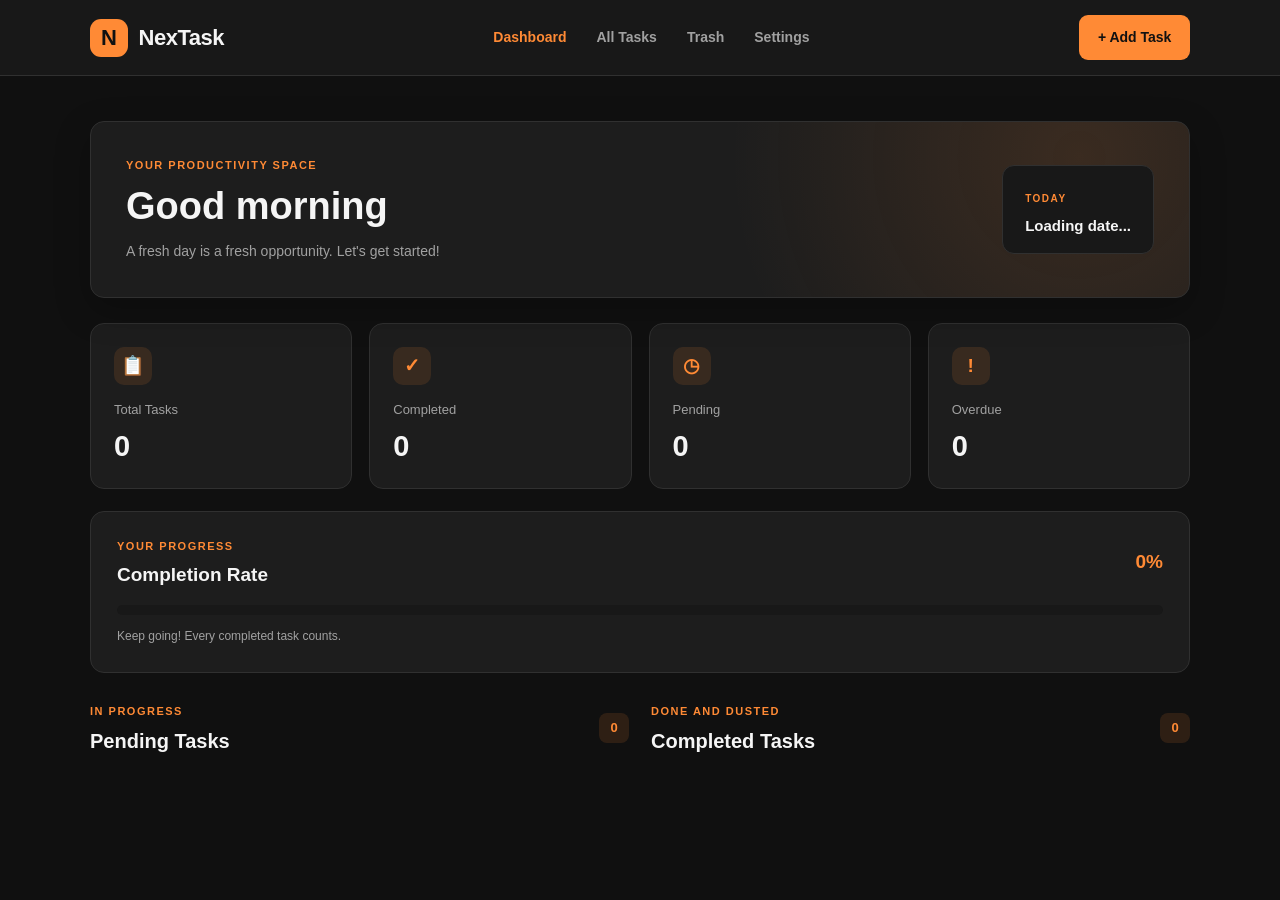
<file: Frontend/index.html>
<!DOCTYPE html>
<html lang="en">

<head>
    <meta charset="UTF-8">
    <meta name="viewport" content="width=device-width, initial-scale=1.0">

    <title>NexTask | Your Productivity Space</title>

    <!-- Apply saved theme before the page loads -->
    <script>
        const savedSettings = JSON.parse(
            localStorage.getItem("nextask_settings")
        ) || {};

        if (savedSettings.theme === "light") {
            document.documentElement.classList.add("light-theme");
        }
    </script>

    <!-- Main stylesheet -->
    <link rel="stylesheet" href="css/style.css">
</head>

<body>

    <!-- ================= NAVBAR ================= -->

    <header class="navbar">

        <div class="logo">
            <div class="logo-icon">N</div>
            <span>NexTask</span>
        </div>

        <nav class="nav-links">
            <a href="index.html" class="active">Dashboard</a>
            <a href="pages/all-tasks.html">All Tasks</a>
            <a href="pages/trash.html">Trash</a>
            <a href="pages/settings.html">Settings</a>
        </nav>

        <button class="add-task-btn" type="button">
            + Add Task
        </button>

    </header>


    <!-- ================= DASHBOARD ================= -->

    <main class="dashboard">

        <!-- Welcome Section -->

        <section class="welcome-section">

            <div class="welcome-content">
                <p class="eyebrow">YOUR PRODUCTIVITY SPACE</p>

                <h1 id="greeting">Good morning</h1>

                <p id="productivity-message">
                    A fresh day is a fresh opportunity. Let's get started!
                </p>
            </div>

            <div class="date-box">
                <span class="date-label">TODAY</span>
                <h3 id="current-date">Loading date...</h3>
            </div>

            <!-- Deadline Notifications -->

            <div
                id="deadline-alerts"
                class="deadline-alerts"
                hidden
            ></div>

        </section>


        <!-- ================= STATISTICS ================= -->

        <section class="stats-grid">

            <div class="stat-card">
                <div class="stat-icon">📋</div>
                <p>Total Tasks</p>
                <h2 id="total-tasks">0</h2>
            </div>

            <div class="stat-card">
                <div class="stat-icon">✓</div>
                <p>Completed</p>
                <h2 id="completed-tasks">0</h2>
            </div>

            <div class="stat-card">
                <div class="stat-icon">◷</div>
                <p>Pending</p>
                <h2 id="pending-tasks">0</h2>
            </div>

            <div class="stat-card">
                <div class="stat-icon">!</div>
                <p>Overdue</p>
                <h2 id="overdue-tasks">0</h2>
            </div>

        </section>


        <!-- ================= COMPLETION PROGRESS ================= -->

        <section class="completion-card">

            <div class="completion-header">
                <div>
                    <p class="eyebrow">YOUR PROGRESS</p>
                    <h2>Completion Rate</h2>
                </div>

                <h2 id="completion-rate">0%</h2>
            </div>

            <div class="progress-track">
                <div
                    id="progress-fill"
                    class="progress-fill"
                    style="width: 0%;"
                ></div>
            </div>

            <p class="completion-message">
                Keep going! Every completed task counts.
            </p>

        </section>


        <!-- ================= TASK SECTIONS ================= -->

        <section class="task-section">

            <!-- Pending Tasks -->

            <div class="task-column">

                <div class="section-heading">
                    <div>
                        <p class="eyebrow">IN PROGRESS</p>
                        <h2>Pending Tasks</h2>
                    </div>

                    <span id="pending-count" class="task-count">0</span>
                </div>

                <div id="pending-list" class="task-list"></div>

            </div>


            <!-- Completed Tasks -->

            <div class="task-column">

                <div class="section-heading">
                    <div>
                        <p class="eyebrow">DONE AND DUSTED</p>
                        <h2>Completed Tasks</h2>
                    </div>

                    <span id="completed-count" class="task-count">0</span>
                </div>

                <div id="completed-list" class="task-list"></div>

            </div>

        </section>

    </main>


    <!-- ================= ADD / EDIT TASK MODAL ================= -->

    <div id="task-modal" class="modal-overlay">

        <div class="modal">

            <div class="modal-header">
                <div>
                    <p class="eyebrow">TASK MANAGEMENT</p>
                    <h2>Add New Task</h2>
                </div>

                <button
                    id="close-modal"
                    class="modal-close"
                    type="button"
                    aria-label="Close modal"
                >
                    &times;
                </button>
            </div>


            <form id="task-form">

                <div class="form-group">
                    <label for="task-title">Task Title</label>

                    <input
                        type="text"
                        id="task-title"
                        placeholder="What needs to be done?"
                        required
                    >
                </div>


                <div class="form-group">
                    <label for="task-description">Description</label>

                    <textarea
                        id="task-description"
                        placeholder="Add some details about your task..."
                        rows="3"
                    ></textarea>
                </div>


                <div class="form-row">

                    <div class="form-group">
                        <label for="task-category">Category</label>

                        <select id="task-category">
                            <option value="Work">Work</option>
                            <option value="Study">Study</option>
                            <option value="Personal">Personal</option>
                            <option value="Other">Other</option>
                        </select>
                    </div>


                    <div class="form-group">
                        <label for="task-priority">Priority</label>

                        <select id="task-priority">
                            <option value="Medium">Medium</option>
                            <option value="High">High</option>
                            <option value="Low">Low</option>
                        </select>
                    </div>

                </div>


                <div class="form-group">
                    <label for="task-date">Due Date</label>

                    <input
                        type="date"
                        id="task-date"
                    >
                </div>


                <div class="modal-actions">

                    <button
                        type="button"
                        id="cancel-task"
                        class="cancel-btn"
                    >
                        Cancel
                    </button>

                    <button
                        type="submit"
                        class="save-task-btn"
                    >
                        Save Task
                    </button>

                </div>

            </form>

        </div>

    </div>


    <!-- ================= TASK DETAILS MODAL ================= -->

    <div id="details-modal" class="modal-overlay">

        <div class="modal details-modal-content">

            <div class="modal-header">
                <div>
                    <p class="eyebrow">TASK INFORMATION</p>
                    <h2>Task Details</h2>
                </div>

                <button
                    id="close-details"
                    class="modal-close"
                    type="button"
                    aria-label="Close details"
                >
                    &times;
                </button>
            </div>


            <div class="task-details-content">

                <h3 id="details-title">Task title</h3>

                <p id="details-description">
                    Task description
                </p>

                <div class="details-info">

                    <div class="details-item">
                        <span>Category</span>
                        <strong id="details-category">Work</strong>
                    </div>

                    <div class="details-item">
                        <span>Priority</span>
                        <strong id="details-priority">Medium</strong>
                    </div>

                    <div class="details-item">
                        <span>Due Date</span>
                        <strong id="details-date">No due date</strong>
                    </div>

                    <div class="details-item">
                        <span>Status</span>
                        <strong id="details-status">Pending</strong>
                    </div>

                </div>

            </div>


            <div class="modal-actions details-actions">

                <button
                    id="details-delete"
                    class="delete-task-btn"
                    type="button"
                >
                    Delete
                </button>

                <button
                    id="details-edit"
                    class="cancel-btn"
                    type="button"
                >
                    Edit
                </button>

                <button
                    id="details-toggle"
                    class="save-task-btn"
                    type="button"
                >
                    Mark as Completed
                </button>

            </div>

        </div>

    </div>


    <!-- ================= JAVASCRIPT ================= -->

    <script src="js/app.js"></script>

</body>
</html>
</file>
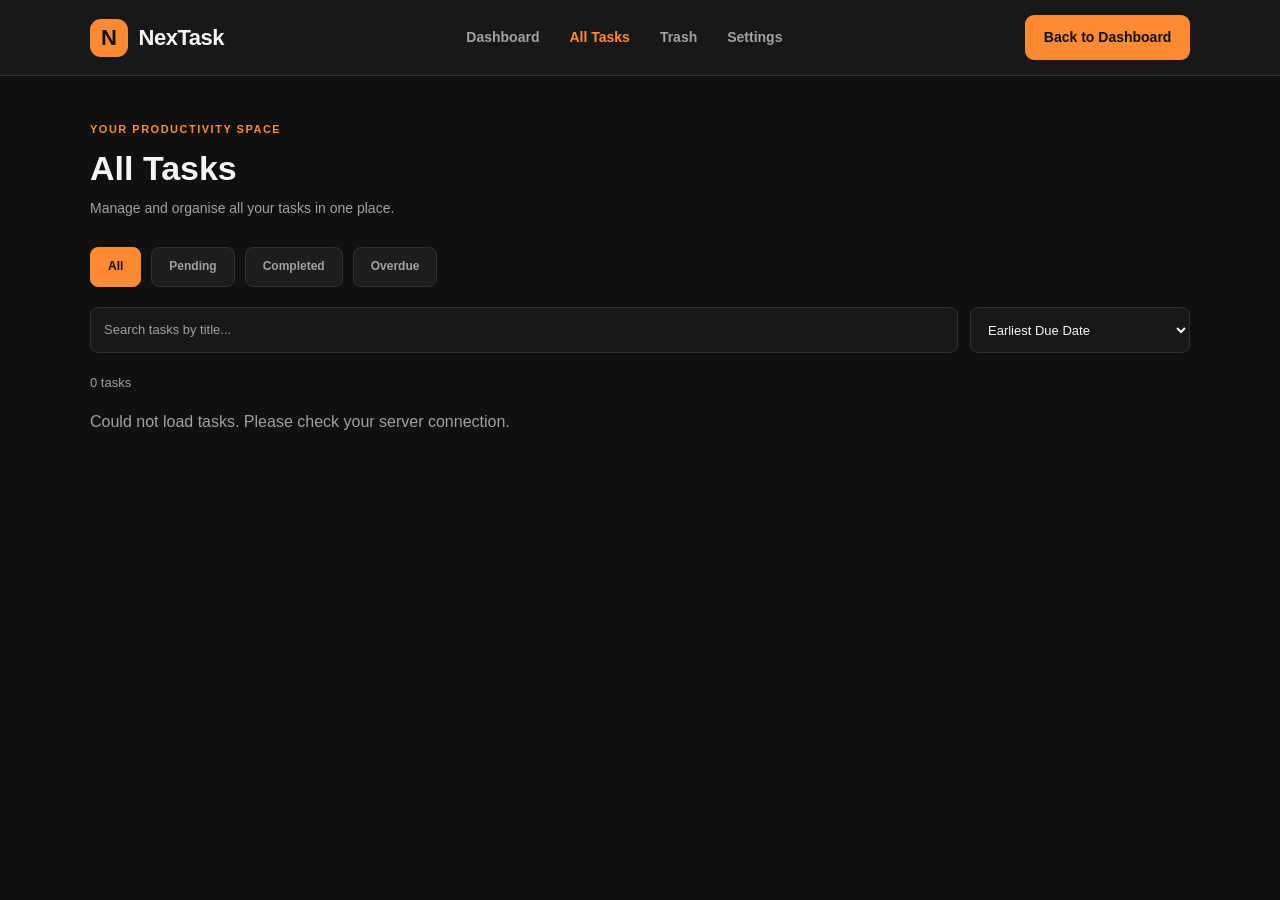
<file: Frontend/pages/all-tasks.html>
<!DOCTYPE html>
<html lang="en">

<head>
    <meta charset="UTF-8">
    <meta name="viewport" content="width=device-width, initial-scale=1.0">

    <title>All Tasks | NexTask</title>

    <script>
        const savedSettings = JSON.parse(
            localStorage.getItem("nextask_settings")
        ) || {};

        if (savedSettings.theme === "light") {
            document.documentElement.classList.add("light-theme");
        }
    </script>

    <link rel="stylesheet" href="../css/style.css">
</head>

<body>

    <!-- Navigation -->
    <header class="navbar">

        <div class="logo">
            <div class="logo-icon">N</div>
            <span>NexTask</span>
        </div>

        <nav class="nav-links">
            <a href="../index.html">Dashboard</a>
            <a href="all-tasks.html" class="active">All Tasks</a>
            <a href="trash.html">Trash</a>
            <a href="settings.html">Settings</a>
        </nav>

        <a href="../index.html" class="add-task-btn">
            Back to Dashboard
        </a>

    </header>

    <!-- Main Content -->
    <main class="all-tasks-page">

        <section class="all-tasks-heading">

            <div>
                <p class="eyebrow">YOUR PRODUCTIVITY SPACE</p>

                <h1>All Tasks</h1>

                <p>
                    Manage and organise all your tasks in one place.
                </p>
            </div>

        </section>

        <!-- Task Filters -->
        <section class="task-filters">

            <button class="filter-btn active" data-filter="all" type="button">
                All
            </button>

            <button class="filter-btn" data-filter="pending" type="button">
                Pending
            </button>

            <button class="filter-btn" data-filter="completed" type="button">
                Completed
            </button>

            <button class="filter-btn" data-filter="overdue" type="button">
                Overdue
            </button>

        </section>

        <!-- Search and Sorting -->
        <section class="task-tools">

            <input
                type="text"
                id="task-search"
                placeholder="Search tasks by title..."
                aria-label="Search tasks"
            >

            <select id="task-sort" aria-label="Sort tasks">

                <option value="earliest">Earliest Due Date</option>
                <option value="latest">Latest Due Date</option>
                <option value="newest">Recently Created</option>
                <option value="oldest">Oldest Created</option>

            </select>

        </section>

        <!-- Task Count -->
        <div class="all-tasks-info">
            <span id="all-tasks-count">0 tasks</span>
        </div>

        <!-- Task List -->
        <section
            id="all-tasks-list"
            class="all-tasks-list"
            aria-live="polite"
        >
        </section>

        <!-- Empty State -->
        <section id="all-tasks-empty" class="all-tasks-empty" hidden>

            <div>📋</div>

            <h2>No tasks found</h2>

            <p>Try changing your filter or search.</p>

            <a href="../index.html">Return to Dashboard</a>

        </section>

    </main>

    <!-- JavaScript -->
    <script src="../js/all-tasks.js"></script>

</body>
</html>
</file>
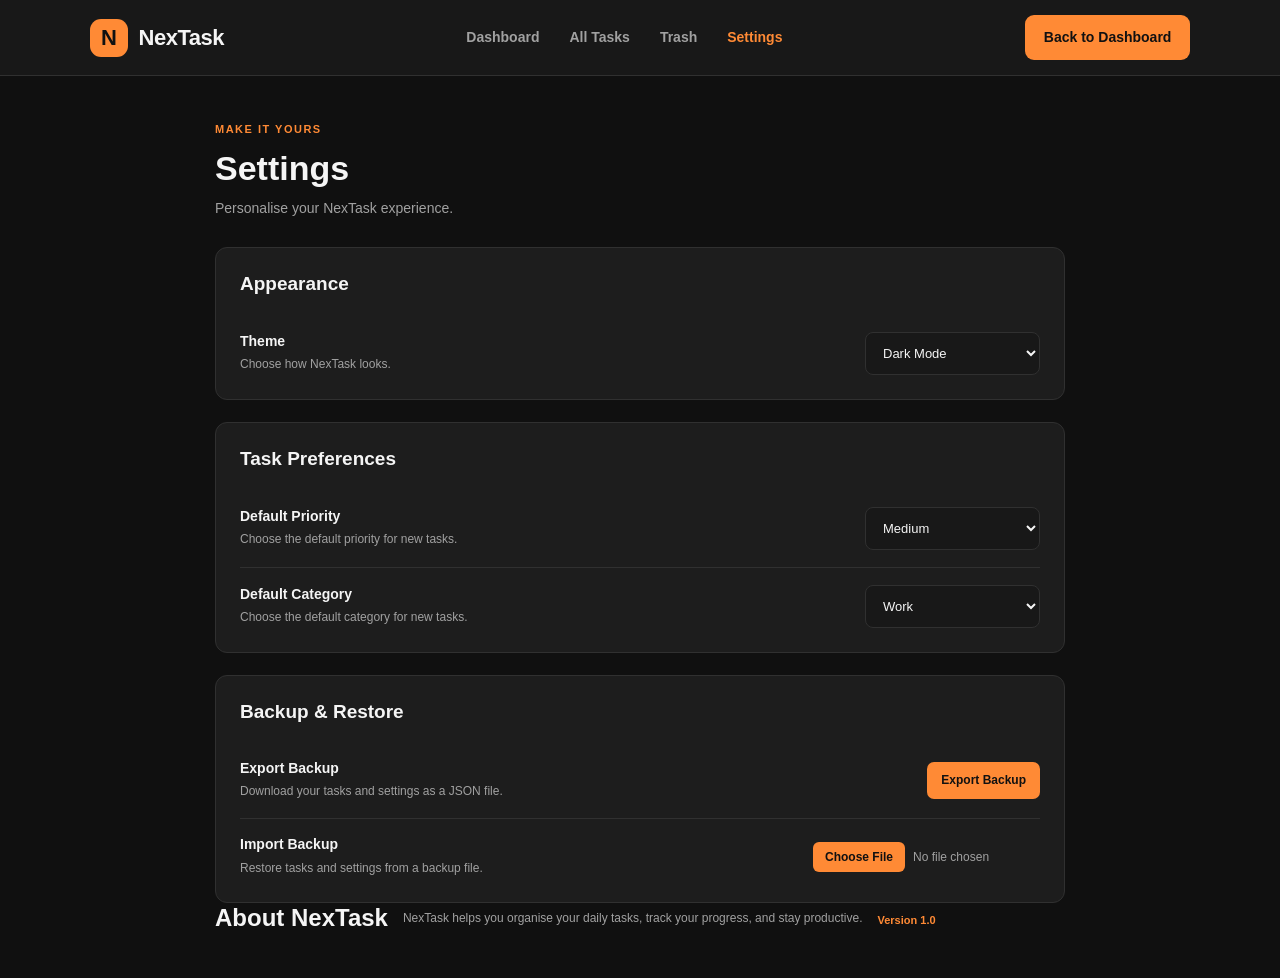
<file: Frontend/pages/settings.html>
<!DOCTYPE html>
<html lang="en">

<head>
    <meta charset="UTF-8">
    <meta name="viewport" content="width=device-width, initial-scale=1.0">

    <title>Settings | NexTask</title>

    <script>
        const savedSettings = JSON.parse(
            localStorage.getItem("nextask_settings")
        ) || {};

        if (savedSettings.theme === "light") {
            document.documentElement.classList.add("light-theme");
        }
    </script>

    <link rel="stylesheet" href="../css/style.css">
</head>

<body>

    <!-- Navigation -->
    <header class="navbar">

        <div class="logo">
            <div class="logo-icon">N</div>
            <span>NexTask</span>
        </div>

        <nav class="nav-links">
            <a href="../index.html">Dashboard</a>
            <a href="all-tasks.html">All Tasks</a>
            <a href="trash.html">Trash</a>
            <a href="settings.html" class="active">Settings</a>
        </nav>

        <a href="../index.html" class="add-task-btn">
            Back to Dashboard
        </a>

    </header>

    <!-- Main Content -->
    <main class="settings-page">

        <section class="settings-heading">

            <p class="eyebrow">MAKE IT YOURS</p>

            <h1>Settings</h1>

            <p>
                Personalise your NexTask experience.
            </p>

        </section>

        <!-- Appearance Settings -->
        <section class="settings-section">

            <h2>Appearance</h2>

            <div class="setting-item">

                <div>
                    <h3>Theme</h3>
                    <p>Choose how NexTask looks.</p>
                </div>

                <select id="theme-setting">
                    <option value="dark">Dark Mode</option>
                    <option value="light">Light Mode</option>
                </select>

            </div>

        </section>

        <!-- Task Preferences -->
        <section class="settings-section">

            <h2>Task Preferences</h2>

            <div class="setting-item">

                <div>
                    <h3>Default Priority</h3>
                    <p>Choose the default priority for new tasks.</p>
                </div>

                <select id="default-priority">
                    <option value="High">High</option>
                    <option value="Medium">Medium</option>
                    <option value="Low">Low</option>
                </select>

            </div>

            <div class="setting-item">

                <div>
                    <h3>Default Category</h3>
                    <p>Choose the default category for new tasks.</p>
                </div>

                <select id="default-category">
                    <option value="Work">Work</option>
                    <option value="Study">Study</option>
                    <option value="Personal">Personal</option>
                    <option value="Other">Other</option>
                </select>

            </div>

        </section>

        <!-- Backup Settings -->
        <section class="settings-section">

            <h2>Backup & Restore</h2>

            <div class="setting-item">

                <div>
                    <h3>Export Backup</h3>
                    <p>Download your tasks and settings as a JSON file.</p>
                </div>

                <button
                    id="export-backup"
                    class="settings-btn"
                    type="button"
                >
                    Export Backup
                </button>

            </div>

            <div class="setting-item">

                <div>
                    <h3>Import Backup</h3>
                    <p>Restore tasks and settings from a backup file.</p>
                </div>

                <input
                    type="file"
                    id="import-backup"
                    accept=".json,application/json"
                >

            </div>

        </section>

        <!-- About NexTask -->
        <section class="about-nextask">

            <h2>About NexTask</h2>

            <p>
                NexTask helps you organise your daily tasks,
                track your progress, and stay productive.
            </p>

            <span>Version 1.0</span>

        </section>

    </main>

    <!-- JavaScript -->
    <script src="../js/settings.js"></script>

</body>
</html>
</file>
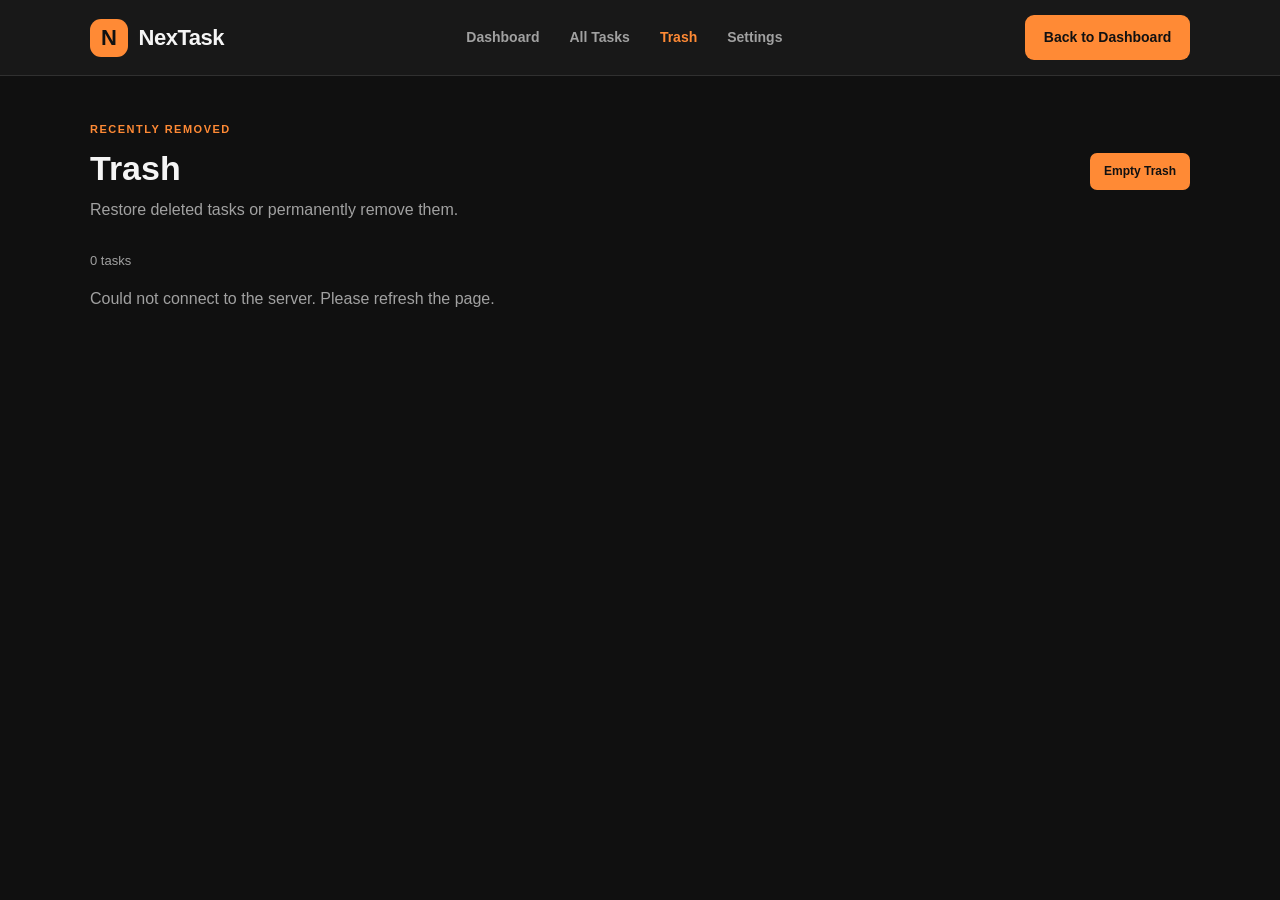
<file: Frontend/pages/trash.html>
<!DOCTYPE html>
<html lang="en">

<head>
    <meta charset="UTF-8">
    <meta name="viewport" content="width=device-width, initial-scale=1.0">

    <title>Trash | NexTask</title>

    <script>
        const savedSettings = JSON.parse(
            localStorage.getItem("nextask_settings")
        ) || {};

        if (savedSettings.theme === "light") {
            document.documentElement.classList.add("light-theme");
        }
    </script>

    <link rel="stylesheet" href="../css/style.css">
</head>

<body>

    <!-- Navigation -->
    <header class="navbar">

        <div class="logo">
            <div class="logo-icon">N</div>
            <span>NexTask</span>
        </div>

        <nav class="nav-links">
            <a href="../index.html">Dashboard</a>
            <a href="all-tasks.html">All Tasks</a>
            <a href="trash.html" class="active">Trash</a>
            <a href="settings.html">Settings</a>
        </nav>

        <a href="../index.html" class="add-task-btn">
            Back to Dashboard
        </a>

    </header>

    <!-- Main Content -->
    <main class="trash-page">

        <section class="trash-heading">

            <div>
                <p class="eyebrow">RECENTLY REMOVED</p>

                <h1>Trash</h1>

                <p>
                    Restore deleted tasks or permanently remove them.
                </p>
            </div>

            <button
                id="empty-trash-btn"
                class="settings-btn"
                type="button"
            >
                Empty Trash
            </button>

        </section>

        <!-- Trash Information -->
        <div class="trash-info">
            <span id="trash-count">0 tasks</span>
        </div>

        <!-- Deleted Tasks -->
        <section
            id="trash-list"
            class="trash-list"
            aria-live="polite"
        >
        </section>

        <!-- Empty State -->
        <section id="trash-empty" class="trash-empty" hidden>

            <div>🗑️</div>

            <h2>Your trash is empty</h2>

            <p>Deleted tasks will appear here.</p>

            <a href="../index.html">Return to Dashboard</a>

        </section>

    </main>

    <!-- JavaScript -->
    <script src="../js/trash.js"></script>

</body>
</html>
</file>
<file: Frontend/css/style.css>
/* ==========================================
   NEXtask - MAIN STYLESHEET
========================================== */

/* ---------- ROOT VARIABLES ---------- */

:root {
    --orange: #ff8a35;
    --orange-hover: #f47720;

    --background: #101010;
    --surface: #181818;
    --card: #1d1d1d;
    --card-hover: #242424;

    --border: #303030;

    --text: #f5f5f5;
    --muted: #a1a1a1;

    --success: #45c98a;
    --danger: #ff5c5c;
    --warning: #f3bd54;

    --shadow: 0 12px 35px rgba(0, 0, 0, 0.25);

    --radius: 14px;
    --transition: 0.25s ease;
}


/* ---------- LIGHT THEME ---------- */

html.light-theme {
    --background: #f5f5f7;
    --surface: #ffffff;
    --card: #ffffff;
    --card-hover: #f8f8f8;

    --border: #e5e5e5;

    --text: #202020;
    --muted: #777777;

    --shadow: 0 10px 30px rgba(0, 0, 0, 0.06);
}


/* ---------- RESET ---------- */

* {
    margin: 0;
    padding: 0;
    box-sizing: border-box;
}

html {
    scroll-behavior: smooth;
}

body {
    min-height: 100vh;
    background: var(--background);
    color: var(--text);
    font-family: Arial, Helvetica, sans-serif;
    line-height: 1.6;
    transition: background var(--transition), color var(--transition);
}

button,
input,
textarea,
select {
    font: inherit;
}

button {
    cursor: pointer;
}

a {
    color: inherit;
    text-decoration: none;
}

button,
input,
textarea,
select {
    outline-color: var(--orange);
}


/* ==========================================
   NAVIGATION
========================================== */

.navbar {
    min-height: 76px;
    padding: 15px 7%;

    display: flex;
    align-items: center;
    justify-content: space-between;
    gap: 25px;

    background: var(--surface);
    border-bottom: 1px solid var(--border);
}

.logo {
    display: flex;
    align-items: center;
    gap: 11px;

    font-size: 22px;
    font-weight: 800;
    letter-spacing: -0.5px;
}

.logo-icon {
    width: 38px;
    height: 38px;

    display: flex;
    align-items: center;
    justify-content: center;

    background: var(--orange);
    color: #111111;

    border-radius: 11px;

    font-size: 22px;
    font-weight: 900;
}

.nav-links {
    display: flex;
    align-items: center;
    gap: 30px;
}

.nav-links a {
    color: var(--muted);
    font-size: 14px;
    font-weight: 600;
    transition: color var(--transition);
}

.nav-links a:hover,
.nav-links a.active {
    color: var(--orange);
}

.add-task-btn {
    border: none;
    border-radius: 9px;

    padding: 11px 19px;

    background: var(--orange);
    color: #111111;

    font-weight: 700;
    font-size: 14px;

    transition: background var(--transition), transform var(--transition);
}

.add-task-btn:hover {
    background: var(--orange-hover);
    transform: translateY(-2px);
}


/* ==========================================
   COMMON ELEMENTS
========================================== */

.eyebrow {
    color: var(--orange);
    font-size: 11px;
    font-weight: 800;
    letter-spacing: 1.5px;
    margin-bottom: 8px;
}

.dashboard,
.all-tasks-page,
.trash-page,
.settings-page {
    width: min(1100px, 86%);
    margin: 45px auto;
}

h1,
h2,
h3 {
    line-height: 1.25;
}

p {
    color: var(--muted);
}


/* ==========================================
   DASHBOARD WELCOME
========================================== */

.welcome-section {
    position: relative;

    display: flex;
    align-items: center;
    justify-content: space-between;
    flex-wrap: wrap;
    gap: 25px;

    padding: 35px;

    background:
        radial-gradient(circle at 90% 20%, rgba(255, 138, 53, 0.13), transparent 35%),
        var(--card);

    border: 1px solid var(--border);
    border-radius: var(--radius);

    box-shadow: var(--shadow);
}

.welcome-content h1 {
    font-size: clamp(28px, 4vw, 38px);
    margin-bottom: 10px;
}

.welcome-content > p:last-child {
    font-size: 14px;
}

.date-box {
    padding: 18px 22px;

    background: var(--surface);
    border: 1px solid var(--border);
    border-radius: 12px;
}

.date-label {
    color: var(--orange);
    font-size: 10px;
    font-weight: 800;
    letter-spacing: 1.5px;
}

.date-box h3 {
    margin-top: 7px;
    font-size: 15px;
}


/* ==========================================
   DEADLINE ALERTS
========================================== */

.deadline-alerts {
    flex-basis: 100%;
    display: flex;
    flex-direction: column;
    gap: 10px;
    margin-top: 8px;
}

.deadline-alerts[hidden] {
    display: none;
}

.deadline-alert {
    padding: 13px 16px;
    border-radius: 9px;
    font-size: 13px;
    font-weight: 600;
}

.overdue-alert {
    background: rgba(255, 92, 92, 0.12);
    border: 1px solid rgba(255, 92, 92, 0.35);
    color: var(--danger);
}

.due-today {
    background: rgba(243, 189, 84, 0.12);
    border: 1px solid rgba(243, 189, 84, 0.35);
    color: var(--warning);
}

html.light-theme .overdue-alert {
    background: #fff0f0;
}

html.light-theme .due-today {
    background: #fff8e8;
}


/* ==========================================
   STATISTICS
========================================== */

.stats-grid {
    display: grid;
    grid-template-columns: repeat(4, 1fr);
    gap: 17px;

    margin-top: 25px;
}

.stat-card {
    padding: 23px;

    background: var(--card);
    border: 1px solid var(--border);
    border-radius: var(--radius);

    transition: transform var(--transition), border-color var(--transition);
}

.stat-card:hover {
    transform: translateY(-4px);
    border-color: var(--orange);
}

.stat-icon {
    width: 38px;
    height: 38px;

    display: flex;
    align-items: center;
    justify-content: center;

    margin-bottom: 15px;

    background: rgba(255, 138, 53, 0.12);
    color: var(--orange);

    border-radius: 10px;

    font-size: 19px;
    font-weight: 800;
}

.stat-card p {
    font-size: 13px;
}

.stat-card h2 {
    margin-top: 7px;
    font-size: 29px;
}


/* ==========================================
   COMPLETION PROGRESS
========================================== */

.completion-card {
    margin-top: 22px;
    padding: 26px;

    background: var(--card);
    border: 1px solid var(--border);
    border-radius: var(--radius);
}

.completion-header {
    display: flex;
    align-items: center;
    justify-content: space-between;
    gap: 15px;
    margin-bottom: 18px;
}

.completion-header h2 {
    font-size: 19px;
}

#completion-rate {
    color: var(--orange);
}

.progress-track {
    height: 10px;
    overflow: hidden;

    background: var(--surface);
    border-radius: 20px;
}

.progress-fill {
    height: 100%;
    width: 0%;

    background: var(--orange);
    border-radius: 20px;

    transition: width 0.4s ease;
}

.completion-message {
    margin-top: 12px;
    font-size: 12px;
}


/* ==========================================
   TASK SECTIONS
========================================== */

.task-section {
    display: grid;
    grid-template-columns: 1fr 1fr;
    gap: 22px;

    margin-top: 30px;
}

.task-column {
    min-width: 0;
}

.section-heading {
    display: flex;
    align-items: center;
    justify-content: space-between;

    margin-bottom: 16px;
}

.section-heading h2 {
    font-size: 20px;
}

.task-count {
    min-width: 30px;
    height: 30px;

    display: flex;
    align-items: center;
    justify-content: center;

    background: rgba(255, 138, 53, 0.13);
    color: var(--orange);

    border-radius: 8px;

    font-size: 13px;
    font-weight: 700;
}

.task-list {
    display: flex;
    flex-direction: column;
    gap: 13px;
}


/* ==========================================
   TASK CARDS
========================================== */

.task-card {
    padding: 18px;

    background: var(--card);
    border: 1px solid var(--border);
    border-radius: 12px;

    cursor: pointer;

    transition: border-color var(--transition), background var(--transition);
}

.task-card:hover {
    border-color: var(--orange);
    background: var(--card-hover);
}

.task-card.completed {
    opacity: 0.78;
}

.task-content {
    min-width: 0;
}

.task-title {
    font-size: 16px;
    margin-bottom: 7px;
    overflow-wrap: anywhere;
}

.task-description {
    font-size: 13px;
    margin-bottom: 13px;
    overflow-wrap: anywhere;
}

.task-meta {
    display: flex;
    flex-wrap: wrap;
    gap: 8px;
}

.task-tag {
    padding: 5px 9px;

    background: var(--surface);
    border: 1px solid var(--border);
    border-radius: 6px;

    color: var(--muted);
    font-size: 11px;
}

.task-card.overdue {
    border-left: 3px solid var(--danger);
}

.task-actions {
    display: flex;
    gap: 9px;
    margin-top: 16px;
}


/* ==========================================
   BUTTONS
========================================== */

.complete-task-btn,
.delete-task-btn,
.cancel-btn,
.save-task-btn,
.settings-btn {
    padding: 9px 14px;

    border: none;
    border-radius: 7px;

    font-size: 12px;
    font-weight: 700;

    transition: background var(--transition);
}

.complete-task-btn,
.save-task-btn,
.settings-btn {
    background: var(--orange);
    color: #111111;
}

.complete-task-btn:hover,
.save-task-btn:hover,
.settings-btn:hover {
    background: var(--orange-hover);
}

.delete-task-btn {
    background: rgba(255, 92, 92, 0.12);
    color: var(--danger);
}

.delete-task-btn:hover {
    background: rgba(255, 92, 92, 0.22);
}

.cancel-btn {
    background: var(--surface);
    color: var(--text);
    border: 1px solid var(--border);
}

.cancel-btn:hover {
    background: var(--card-hover);
}

.empty-state {
    padding: 25px 15px;

    background: var(--card);
    border: 1px dashed var(--border);
    border-radius: 10px;

    text-align: center;
    font-size: 13px;
}


/* ==========================================
   MODALS
========================================== */

.modal-overlay {
    position: fixed;
    inset: 0;
    z-index: 1000;

    display: none;
    align-items: center;
    justify-content: center;

    padding: 20px;

    background: rgba(0, 0, 0, 0.75);
    backdrop-filter: blur(5px);
}

.modal-overlay.active {
    display: flex;
}

.modal {
    width: min(500px, 100%);
    max-height: 90vh;
    overflow-y: auto;

    padding: 28px;

    background: var(--card);
    border: 1px solid var(--border);
    border-radius: 16px;

    box-shadow: var(--shadow);
    animation: modalAppear 0.2s ease;
}

@keyframes modalAppear {
    from {
        opacity: 0;
        transform: translateY(12px);
    }

    to {
        opacity: 1;
        transform: translateY(0);
    }
}

.modal-header {
    display: flex;
    align-items: center;
    justify-content: space-between;
    gap: 15px;

    margin-bottom: 24px;
}

.modal-header h2 {
    font-size: 22px;
}

.modal-close {
    width: 35px;
    height: 35px;

    border: none;
    border-radius: 8px;

    background: var(--surface);
    color: var(--text);

    font-size: 24px;
}

.modal-close:hover {
    color: var(--orange);
}


/* ==========================================
   FORMS
========================================== */

.form-group {
    display: flex;
    flex-direction: column;
    gap: 8px;

    margin-bottom: 17px;
}

.form-group label {
    font-size: 13px;
    font-weight: 700;
}

.form-group input,
.form-group textarea,
.form-group select,
.task-tools input,
.task-tools select,
.setting-item select {
    width: 100%;
    min-width: 0;

    padding: 12px 13px;

    background: var(--surface);
    color: var(--text);

    border: 1px solid var(--border);
    border-radius: 8px;

    font-size: 13px;
}

.form-group input:focus,
.form-group textarea:focus,
.form-group select:focus,
.task-tools input:focus,
.task-tools select:focus,
.setting-item select:focus {
    border-color: var(--orange);
}

.form-group textarea {
    resize: vertical;
}

.form-group input::placeholder,
.form-group textarea::placeholder,
.task-tools input::placeholder {
    color: var(--muted);
}

.form-row {
    display: grid;
    grid-template-columns: 1fr 1fr;
    gap: 14px;
}

.modal-actions {
    display: flex;
    justify-content: flex-end;
    flex-wrap: wrap;
    gap: 10px;

    margin-top: 25px;
}


/* ==========================================
   TASK DETAILS MODAL
========================================== */

.details-modal-content {
    width: min(550px, 100%);
}

.task-details-content h3 {
    font-size: 21px;
    margin-bottom: 10px;
    overflow-wrap: anywhere;
}

.task-details-content > p {
    font-size: 14px;
    margin-bottom: 22px;
    overflow-wrap: anywhere;
}

.details-info {
    display: grid;
    grid-template-columns: 1fr 1fr;
    gap: 12px;
}

.details-item {
    padding: 13px;

    background: var(--surface);
    border: 1px solid var(--border);
    border-radius: 9px;
}

.details-item span {
    display: block;
    color: var(--muted);
    font-size: 11px;
    margin-bottom: 5px;
}

.details-item strong {
    font-size: 13px;
    overflow-wrap: anywhere;
}

.details-actions {
    justify-content: space-between;
}


/* ==========================================
   ALL TASKS PAGE
========================================== */

.all-tasks-heading,
.trash-heading,
.settings-heading {
    margin-bottom: 28px;
}

.all-tasks-heading h1,
.trash-heading h1,
.settings-heading h1 {
    font-size: 34px;
    margin-bottom: 8px;
}

.all-tasks-heading > div > p:last-child,
.settings-heading > p:last-child {
    font-size: 14px;
}

.task-filters {
    display: flex;
    flex-wrap: wrap;
    gap: 10px;

    margin-bottom: 20px;
}

.filter-btn {
    padding: 9px 17px;

    background: var(--card);
    border: 1px solid var(--border);
    border-radius: 8px;

    color: var(--muted);
    font-size: 12px;
    font-weight: 700;
}

.filter-btn:hover,
.filter-btn.active {
    background: var(--orange);
    border-color: var(--orange);
    color: #111111;
}

.task-tools {
    display: grid;
    grid-template-columns: 1fr 220px;
    gap: 12px;

    margin-bottom: 20px;
}

.all-tasks-info,
.trash-info {
    margin-bottom: 15px;
    font-size: 13px;
    color: var(--muted);
}

.all-tasks-list {
    display: grid;
    grid-template-columns: repeat(2, 1fr);
    gap: 15px;
}

.all-task-card {
    padding: 19px;

    background: var(--card);
    border: 1px solid var(--border);
    border-radius: 12px;

    cursor: pointer;
    transition: border-color var(--transition);
}

.all-task-card:hover {
    border-color: var(--orange);
}

.all-task-card h3 {
    font-size: 16px;
    margin-bottom: 9px;
    overflow-wrap: anywhere;
}

.all-task-description {
    font-size: 13px;
    margin-bottom: 14px;
    overflow-wrap: anywhere;
}

.all-task-meta {
    display: flex;
    flex-wrap: wrap;
    gap: 8px;
}

.all-task-tag {
    padding: 5px 9px;

    background: var(--surface);
    border: 1px solid var(--border);
    border-radius: 6px;

    color: var(--muted);
    font-size: 11px;
}

.all-task-status {
    display: inline-block;
    margin-top: 14px;

    color: var(--orange);
    font-size: 12px;
    font-weight: 700;
}

.all-tasks-empty {
    padding: 50px 20px;

    text-align: center;

    background: var(--card);
    border: 1px dashed var(--border);
    border-radius: 12px;
}

.all-tasks-empty[hidden] {
    display: none;
}

.all-tasks-empty > div {
    font-size: 36px;
    margin-bottom: 12px;
}

.all-tasks-empty h2 {
    font-size: 20px;
    margin-bottom: 8px;
}

.all-tasks-empty p {
    font-size: 13px;
    margin-bottom: 17px;
}

.all-tasks-empty a,
.trash-empty a {
    color: var(--orange);
    font-size: 13px;
    font-weight: 700;
}


/* ==========================================
   TRASH PAGE
========================================== */

.trash-heading {
    display: flex;
    align-items: center;
    justify-content: space-between;
    flex-wrap: wrap;
    gap: 20px;
}

.trash-subtitle {
    font-size: 14px;
}

.empty-trash-btn {
    padding: 11px 17px;

    background: rgba(255, 92, 92, 0.12);
    color: var(--danger);

    border: 1px solid rgba(255, 92, 92, 0.3);
    border-radius: 8px;

    font-size: 12px;
    font-weight: 700;
}

.empty-trash-btn:hover:not(:disabled) {
    background: rgba(255, 92, 92, 0.2);
}

.empty-trash-btn:disabled {
    opacity: 0.4;
    cursor: not-allowed;
}

.trash-list {
    display: grid;
    grid-template-columns: repeat(2, 1fr);
    gap: 15px;
}

.trash-task-card {
    padding: 20px;

    background: var(--card);
    border: 1px solid var(--border);
    border-radius: 12px;
}

.trash-task-card h3 {
    font-size: 17px;
    margin-bottom: 9px;
    overflow-wrap: anywhere;
}

.trash-task-description {
    font-size: 13px;
    margin-bottom: 14px;
    overflow-wrap: anywhere;
}

.trash-task-meta {
    display: flex;
    flex-wrap: wrap;
    gap: 8px;
}

.trash-tag {
    padding: 5px 9px;

    background: var(--surface);
    border: 1px solid var(--border);
    border-radius: 6px;

    color: var(--muted);
    font-size: 11px;
}

.trash-task-status {
    margin-top: 13px;
    font-size: 12px;
}

.trash-task-actions {
    display: flex;
    flex-wrap: wrap;
    gap: 9px;
    margin-top: 17px;
}

.restore-task-btn,
.permanent-delete-btn {
    padding: 9px 12px;

    border: none;
    border-radius: 7px;

    font-size: 12px;
    font-weight: 700;
}

.restore-task-btn {
    background: var(--orange);
    color: #111111;
}

.permanent-delete-btn {
    background: rgba(255, 92, 92, 0.12);
    color: var(--danger);
}

.trash-empty {
    padding: 50px 20px;

    background: var(--card);
    border: 1px dashed var(--border);
    border-radius: 12px;

    text-align: center;
}

.trash-empty[hidden] {
    display: none;
}

.trash-empty-icon {
    font-size: 38px;
    margin-bottom: 12px;
}

.trash-empty h2 {
    font-size: 20px;
    margin-bottom: 8px;
}

.trash-empty p {
    font-size: 13px;
    margin-bottom: 15px;
}


/* ==========================================
   SETTINGS PAGE
========================================== */

.settings-page {
    max-width: 850px;
}

.settings-section {
    margin-top: 22px;
    padding: 24px;

    background: var(--card);
    border: 1px solid var(--border);
    border-radius: 12px;
}

.settings-section > h2 {
    margin-bottom: 19px;
    font-size: 19px;
}

.setting-item {
    display: flex;
    align-items: center;
    justify-content: space-between;
    flex-wrap: wrap;
    gap: 15px;

    padding: 17px 0;
    border-bottom: 1px solid var(--border);
}

.setting-item:last-child {
    border-bottom: none;
    padding-bottom: 0;
}

.setting-item h3 {
    font-size: 14px;
    margin-bottom: 5px;
}

.setting-item p {
    font-size: 12px;
}

.setting-item select {
    width: 175px;
}

.setting-item input[type="file"] {
    max-width: 250px;
    color: var(--muted);
    font-size: 12px;
}

.setting-item input[type="file"]::file-selector-button {
    padding: 8px 12px;
    margin-right: 8px;

    background: var(--orange);
    color: #111111;

    border: none;
    border-radius: 6px;

    cursor: pointer;
    font-weight: 700;
}

.about-nextask {
    display: flex;
    align-items: center;
    gap: 15px;
}

.about-nextask h3 {
    font-size: 16px;
    margin-bottom: 4px;
}

.about-nextask p {
    font-size: 12px;
}

.about-nextask span {
    display: inline-block;
    margin-top: 5px;
    color: var(--orange);
    font-size: 11px;
    font-weight: 700;
}


/* ==========================================
   RESPONSIVE DESIGN
========================================== */

@media (max-width: 900px) {

    .navbar {
        padding: 15px 4%;
    }

    .dashboard,
    .all-tasks-page,
    .trash-page,
    .settings-page {
        width: 92%;
    }

    .nav-links {
        gap: 17px;
    }

    .stats-grid {
        grid-template-columns: repeat(2, 1fr);
    }

}


@media (max-width: 650px) {

    .navbar {
        flex-wrap: wrap;
        justify-content: space-between;
        gap: 15px;
    }

    .nav-links {
        order: 3;
        width: 100%;

        justify-content: space-between;
        gap: 10px;

        overflow-x: auto;
    }

    .nav-links a {
        font-size: 12px;
        white-space: nowrap;
    }

    .logo {
        font-size: 19px;
    }

    .add-task-btn {
        padding: 9px 12px;
        font-size: 12px;
    }

    .dashboard,
    .all-tasks-page,
    .trash-page,
    .settings-page {
        width: 92%;
        margin: 28px auto;
    }

    .welcome-section {
        padding: 23px;
    }

    .welcome-content h1 {
        font-size: 28px;
    }

    .date-box {
        width: 100%;
    }

    .stats-grid {
        gap: 12px;
    }

    .stat-card {
        padding: 17px;
    }

    .stat-card h2 {
        font-size: 24px;
    }

    .task-section {
        grid-template-columns: 1fr;
    }

    .task-tools {
        grid-template-columns: 1fr;
    }

    .all-tasks-list,
    .trash-list {
        grid-template-columns: 1fr;
    }

    .form-row {
        grid-template-columns: 1fr;
        gap: 0;
    }

    .modal {
        padding: 21px;
    }

    .details-actions {
        justify-content: flex-start;
    }

    .settings-section {
        padding: 19px;
    }

    .setting-item {
        align-items: flex-start;
        flex-direction: column;
    }

    .setting-item select {
        width: 100%;
    }

}


@media (max-width: 380px) {

    .stats-grid {
        grid-template-columns: 1fr;
    }

    .task-actions,
    .trash-task-actions {
        flex-direction: column;
    }

    .task-actions button,
    .trash-task-actions button {
        width: 100%;
    }

}
</file>
